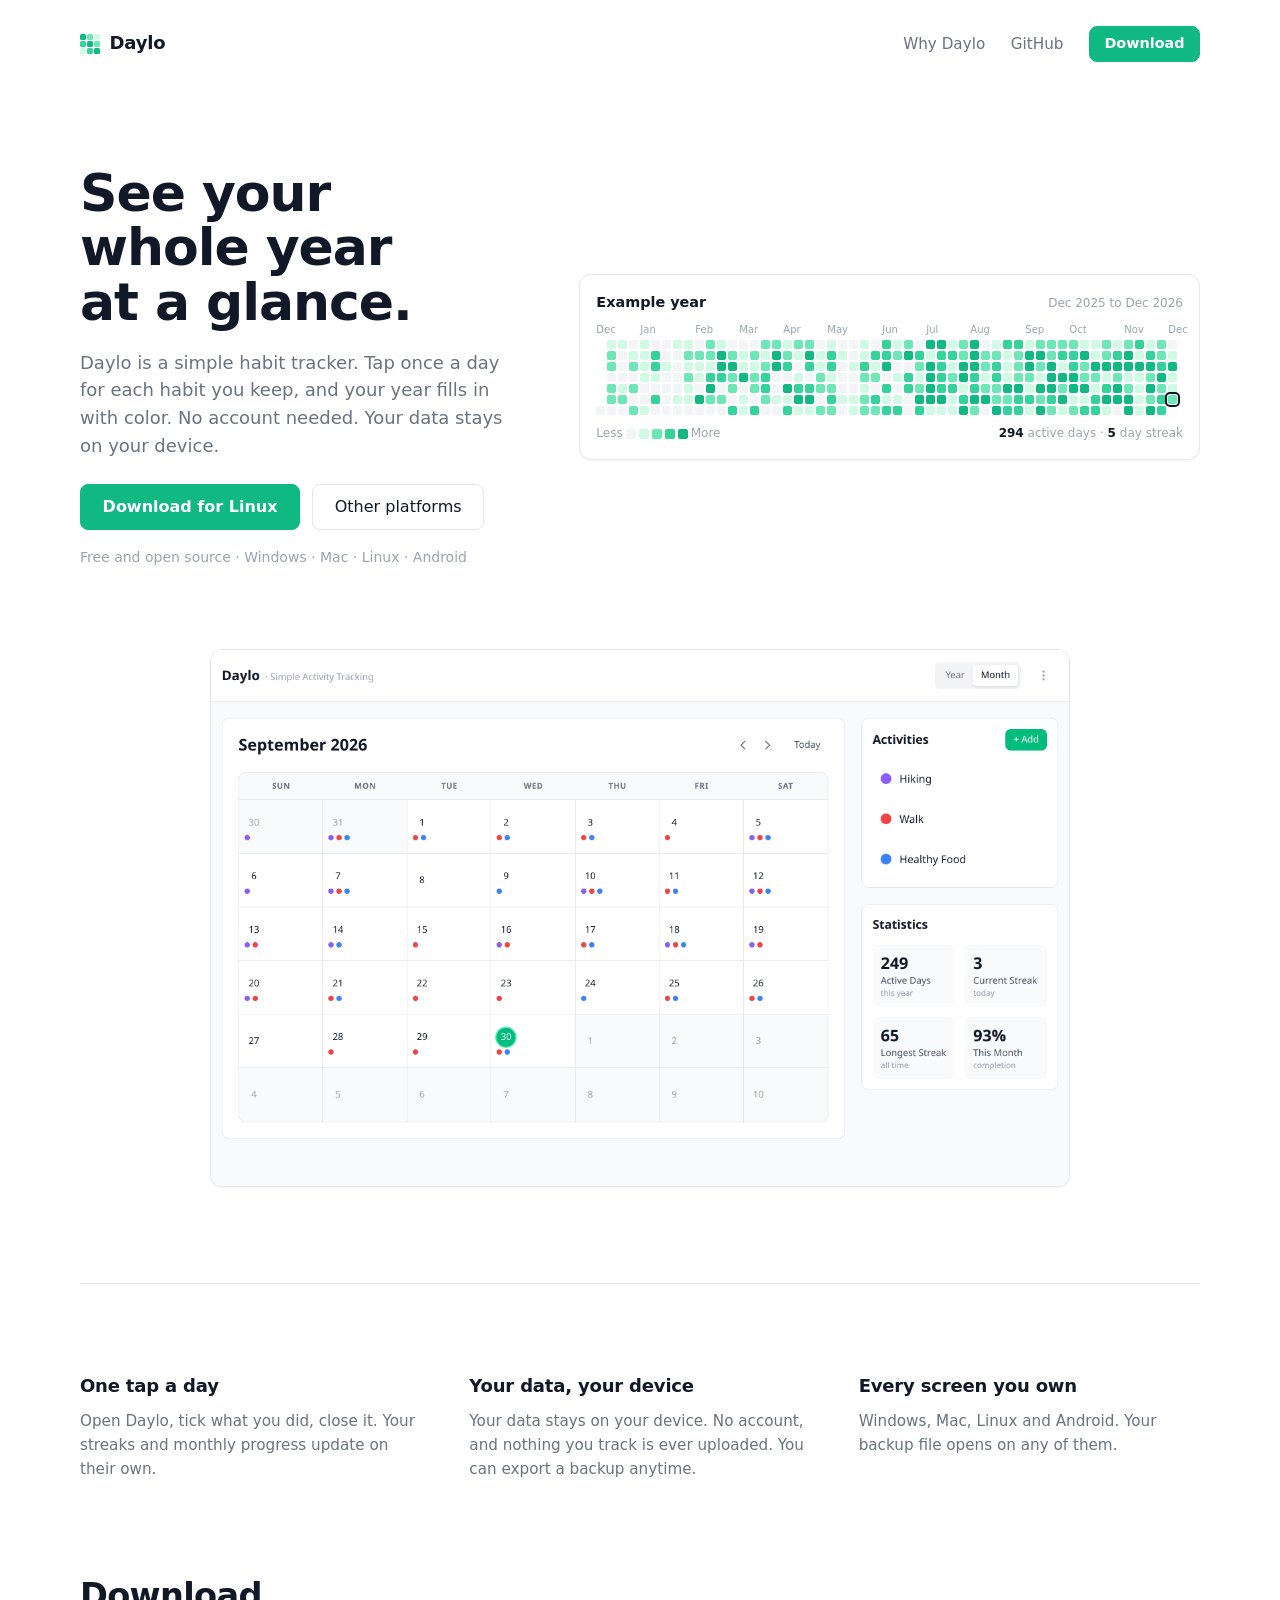
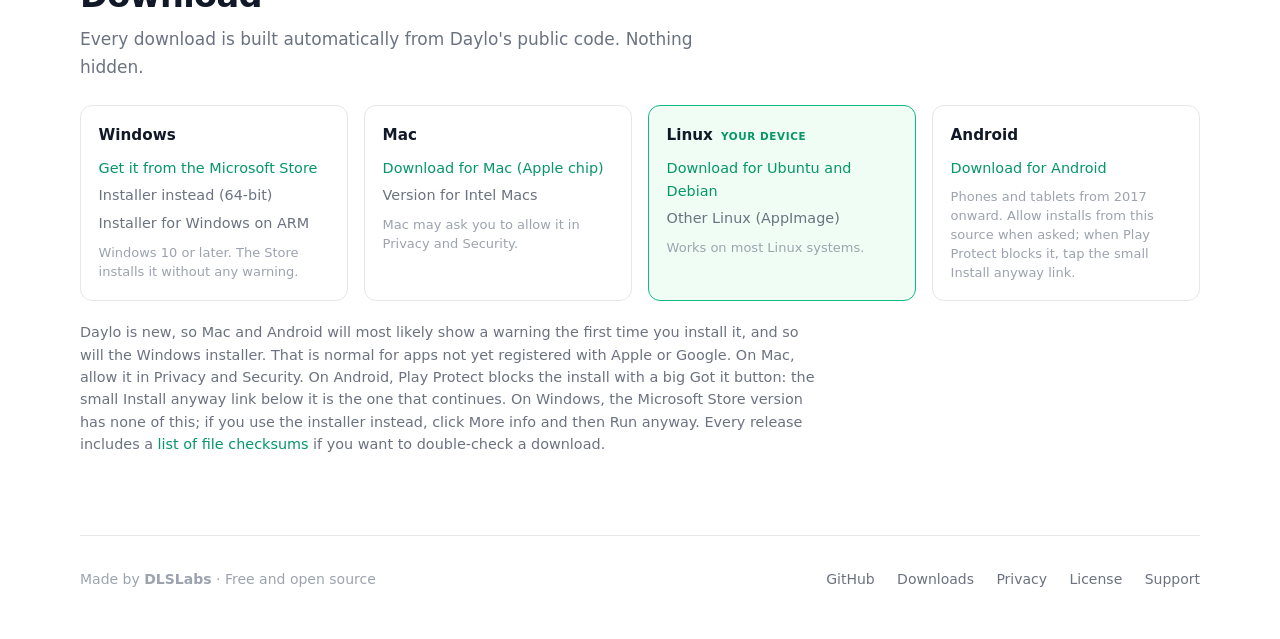
<file: site/index.html>
<!doctype html>
<html lang="en">
<head>
<meta charset="utf-8">
<meta name="viewport" content="width=device-width, initial-scale=1">
<meta name="color-scheme" content="light">
<title>Daylo. See your whole year at a glance.</title>
<meta name="description" content="Daylo is a simple habit tracker. Tap once a day for each habit you keep, and your year fills in with color. Free, open source, no account needed. Windows, Mac, Linux and Android.">
<link rel="canonical" href="https://daylo.henfrydls.com/">
<meta property="og:type" content="website">
<meta property="og:title" content="Daylo. See your whole year at a glance.">
<meta property="og:description" content="A simple habit tracker. Tap once a day and your year fills in with color. Free, open source, your data stays on your device.">
<meta property="og:image" content="https://daylo.henfrydls.com/assets/og.png">
<meta property="og:image:width" content="1200">
<meta property="og:image:height" content="630">
<meta property="og:image:alt" content="Daylo year view: month heatmaps filling in with green, next to your activities and statistics">
<meta property="og:url" content="https://daylo.henfrydls.com/">
<meta name="twitter:card" content="summary_large_image">
<meta name="twitter:image" content="https://daylo.henfrydls.com/assets/og.png">
<meta name="theme-color" content="#10b981">
<link rel="icon" href="assets/favicon.svg" type="image/svg+xml">
<link rel="icon" href="assets/favicon-32.png" sizes="32x32" type="image/png">
<link rel="apple-touch-icon" href="assets/apple-touch-icon.png">

<!-- Deployment fills in the Umami site id, the app version and site/demo/: see deploy/build.sh. -->
<script defer src="https://analytics.henfrydls.com/script.js" data-website-id="e5fcf739-d6b1-4c48-9645-55b4fd90b50a" data-domains="daylo.henfrydls.com"></script>

<script type="application/ld+json">
{
  "@context": "https://schema.org",
  "@type": "SoftwareApplication",
  "name": "Daylo",
  "applicationCategory": "LifestyleApplication",
  "operatingSystem": "Windows, macOS, Linux, Android",
  "offers": { "@type": "Offer", "price": "0", "priceCurrency": "USD" },
  "license": "https://opensource.org/licenses/MIT",
  "downloadUrl": "https://github.com/henfrydls/daylo/releases/latest",
  "installUrl": "https://apps.microsoft.com/detail/9NJM37WMMC5Z",
  "softwareVersion": "1.6.0",
  "url": "https://daylo.henfrydls.com/",
  "screenshot": "https://daylo.henfrydls.com/assets/daylo-year-view.png",
  "author": { "@type": "Person", "name": "Henfry De Los Santos", "url": "https://henfrydls.com" },
  "publisher": { "@type": "Organization", "name": "DLSLabs" },
  "description": "A simple habit tracker with a color-coded year calendar. Free and open source. No account, no cloud: your data stays on your device."
}
</script>

<style>
  /* Tokens taken from the app (src/index.css): the site and the app are one thing. Always light. */
  :root{
    --bg:#ffffff; --bg2:#f9fafb; --bg3:#f3f4f6;
    --text:#111827; --text2:#6b7280; --text3:#9ca3af;
    --border:#e5e7eb;
    --l0:#f3f4f6; --l1:#d1fae5; --l2:#6ee7b7; --l3:#34d399; --l4:#10b981;
    --accent:#10b981; --accent-hover:#059669;
    --font:system-ui,-apple-system,BlinkMacSystemFont,"Segoe UI",Roboto,sans-serif;
    --mono:ui-monospace,SFMono-Regular,Menlo,monospace;
    --shell:min(1120px,100% - 2.5rem);
  }
  *{box-sizing:border-box}
  html{scroll-behavior:smooth}
  @media (prefers-reduced-motion:reduce){html{scroll-behavior:auto}}
  body{margin:0;background:var(--bg);color:var(--text);font-family:var(--font);font-size:1.0625rem;line-height:1.6;-webkit-font-smoothing:antialiased}
  img{max-width:100%;height:auto;display:block} /* without height:auto the width/height attributes fix the height and max-width only shrinks the width: the screenshot renders squashed (348x1688 instead of 348x753 at 390) */
  figure{margin:0} /* the UA default is 40px per side: inside the hero grid that added 80px to the minimum track and overflowed by 53px at 390 */
  .hero>*{min-width:0} /* grid items may not demand more width than their track */
  a{color:var(--accent-hover);text-decoration:none}
  a:hover{text-decoration:underline}
  :focus-visible{outline:2px solid var(--accent);outline-offset:3px;border-radius:4px}
  .shell{width:var(--shell);margin-inline:auto}
  .sr{position:absolute;width:1px;height:1px;overflow:hidden;clip:rect(0 0 0 0);white-space:nowrap}

  .nav{display:flex;align-items:center;justify-content:space-between;padding:1.6rem 0 0;gap:1rem}
  .brand{display:flex;align-items:center;gap:.6rem;font-weight:600;font-size:1.125rem;letter-spacing:-.01em;color:var(--text)}
  .brand:hover{text-decoration:none}
  .nav ul{display:flex;gap:1.6rem;list-style:none;margin:0;padding:0;align-items:center}
  .nav a.link{color:var(--text2);font-weight:500;font-size:.95rem}
  .nav a.link:hover{color:var(--text);text-decoration:none}
  @media (max-width:560px){.nav ul li:not(:last-child){display:none}}

  .btn{display:inline-flex;align-items:center;justify-content:center;gap:.5rem;height:46px;padding:0 1.35rem;border-radius:8px;font-weight:600;font-size:1rem;border:1px solid transparent;transition:background .15s}
  .btn:hover{text-decoration:none}
  .btn-primary{background:var(--accent);color:#fff;border-color:var(--accent)}
  .btn-primary:hover{background:var(--accent-hover);border-color:var(--accent-hover)}
  .btn-ghost{background:var(--bg);color:var(--text);border-color:var(--border);font-weight:500}
  .btn-ghost:hover{background:var(--bg2)}
  .btn-sm{height:36px;padding:0 .9rem;font-size:.9rem}

  .hero{display:grid;grid-template-columns:5fr 7fr;gap:3.5rem;align-items:center;padding:6.5rem 0 5rem}
  @media (max-width:900px){.hero{grid-template-columns:1fr;gap:2.25rem;padding:3.5rem 0 3rem}}
  h1{margin:0 0 1.2rem;font-size:clamp(2.35rem,4.5vw,3.25rem);line-height:1.05;font-weight:600;letter-spacing:-.02em;text-wrap:balance}
  .lede{margin:0 0 1.5rem;font-size:1.125rem;line-height:1.55;color:var(--text2);max-width:34rem}
  .cta{display:flex;flex-wrap:wrap;gap:.75rem;align-items:center}
  .fine{margin:1rem 0 0;font-size:.875rem;color:var(--text3)}
  #cta-note{margin-top:.75rem;color:var(--text2)}
  #cta-note a{font-weight:500}

  /* Heatmap: the product is the argument */
  .card{background:var(--bg);border:1px solid var(--border);border-radius:12px;padding:1rem;box-shadow:0 1px 2px rgba(17,24,39,.05)}
  .card-head{display:flex;justify-content:space-between;align-items:baseline;gap:1rem;margin-bottom:.5rem}
  .card-head b{font-size:.9rem;font-weight:600}
  .card-head span{font-size:.75rem;color:var(--text3)}
  .months{position:relative;height:14px;font-size:.625rem;color:var(--text3);margin-bottom:.25rem}
  .months span{position:absolute;white-space:nowrap}
  .grid{display:grid;grid-template-rows:repeat(7,var(--cell));grid-auto-flow:column;grid-auto-columns:var(--cell);gap:var(--gap);width:max-content;--cell:9px;--gap:2px}
  .cell{width:var(--cell);height:var(--cell);border-radius:2px;background:var(--l0);opacity:0;transform:scale(.7);transition:opacity .3s,transform .3s cubic-bezier(.2,.8,.2,1)}
  .cell.on{opacity:1;transform:none}
  .cell[data-l="1"]{background:var(--l1)}.cell[data-l="2"]{background:var(--l2)}.cell[data-l="3"]{background:var(--l3)}.cell[data-l="4"]{background:var(--l4)}
  .cell.today{outline:2px solid var(--text);outline-offset:1px}
  @media (prefers-reduced-motion:reduce){.cell{opacity:1;transform:none;transition:none}}
  .card-foot{display:flex;justify-content:space-between;align-items:center;gap:1rem;margin-top:.6rem;font-size:.75rem;color:var(--text3);flex-wrap:wrap}
  .legend{display:inline-flex;align-items:center;gap:3px}
  .legend i{width:10px;height:10px;border-radius:2px;display:inline-block}
  .stats b{color:var(--text);font-weight:600}

  .shot{border:1px solid var(--border);border-radius:12px;overflow:hidden;background:var(--bg);box-shadow:0 1px 2px rgba(17,24,39,.05);max-width:860px;margin:0 auto} /* at full width the screenshot took over the screen; scaled and centered it breathes */
  /* The screenshot only shows when a fresh capture of the current build exists for that size: .has-desktop / .has-mobile. Without them the hero heatmap carries the page. */
  @media (min-width:641px){.shot:not(.has-desktop){display:none}}
  @media (max-width:640px){.shot{max-width:390px;margin-inline:auto} .shot:not(.has-mobile){display:none}}
  section{padding:6rem 0 0}
  .why{display:grid;grid-template-columns:repeat(3,1fr);gap:3rem;border-top:1px solid var(--border);padding-top:5.5rem}
  @media (max-width:760px){.why{grid-template-columns:1fr;gap:1.75rem;padding-top:3rem}}
  .why h3{margin:0 0 .5rem;font-size:1.125rem;font-weight:600;letter-spacing:-.01em}
  .why p{margin:0;color:var(--text2);font-size:.95rem}

  h2{margin:0 0 .75rem;font-size:clamp(1.6rem,3vw,2.1rem);font-weight:600;letter-spacing:-.02em;line-height:1.1}
  .intro{margin:0 0 1.5rem;color:var(--text2);max-width:40rem}
  .dl{display:grid;grid-template-columns:repeat(4,1fr);gap:1rem}
  @media (max-width:900px){.dl{grid-template-columns:repeat(2,1fr)}}
  @media (max-width:520px){.dl{grid-template-columns:1fr}}
  .dl .plat{display:flex;flex-direction:column;gap:.55rem;border:1px solid var(--border);border-radius:12px;padding:1.1rem}
  .dl .plat.mine{border-color:var(--accent);background:#f0fdf4}
  .dl .plat.mine .name::after{content:"Your device";font-size:.65rem;font-weight:600;letter-spacing:.06em;text-transform:uppercase;color:var(--accent-hover);margin-left:.5rem;vertical-align:middle}
  .dl .name{font-weight:600;font-size:.95rem}
  .dl .links{display:flex;flex-direction:column;gap:.3rem;font-size:.9rem}
  .dl .links a{font-weight:500}
  .dl .note{font-size:.8125rem;color:var(--text3);line-height:1.45}
  .warn{margin:1.25rem 0 0;font-size:.9rem;color:var(--text2);max-width:46rem;line-height:1.55}

  footer{margin-top:5rem;border-top:1px solid var(--border);padding:2rem 0 3rem;display:flex;flex-wrap:wrap;justify-content:space-between;gap:1rem;font-size:.875rem;color:var(--text3)}
  footer ul{display:flex;flex-wrap:wrap;gap:1.4rem;list-style:none;margin:0;padding:0}
  footer a{color:var(--text2)}
</style>
</head>
<body>

<header class="shell">
  <nav class="nav" aria-label="Main">
    <a class="brand" href="/" aria-label="Daylo home">
      <svg width="20" height="20" viewBox="0 0 20 20" aria-hidden="true"><rect x="0" y="0" width="6" height="6" rx="1.5" fill="#10b981"/><rect x="7" y="0" width="6" height="6" rx="1.5" fill="#6ee7b7"/><rect x="14" y="0" width="6" height="6" rx="1.5" fill="#d1fae5"/><rect x="0" y="7" width="6" height="6" rx="1.5" fill="#34d399"/><rect x="7" y="7" width="6" height="6" rx="1.5" fill="#10b981"/><rect x="14" y="7" width="6" height="6" rx="1.5" fill="#6ee7b7"/><rect x="0" y="14" width="6" height="6" rx="1.5" fill="#d1fae5"/><rect x="7" y="14" width="6" height="6" rx="1.5" fill="#34d399"/><rect x="14" y="14" width="6" height="6" rx="1.5" fill="#10b981"/></svg>
      Daylo
    </a>
    <ul>
      <li><a class="link" href="#why">Why Daylo</a></li>
      <li><a class="link" href="https://github.com/henfrydls/daylo">GitHub</a></li>
      <li><a class="btn btn-primary btn-sm" href="#download">Download</a></li>
    </ul>
  </nav>
</header>

<main class="shell">
  <section class="hero" aria-labelledby="h1">
    <div>
      <h1 id="h1">See your whole year at a glance.</h1>
      <p class="lede">Daylo is a simple habit tracker. Tap once a day for each habit you keep, and your year fills in with color. No account needed. Your data stays on your device.</p>
      <div class="cta">
        <a class="btn btn-primary" id="cta" href="#download" data-umami-event="download" data-umami-event-platform="unknown" data-umami-event-source="hero">Download</a>
        <a class="btn btn-ghost" href="#download">Other platforms</a>
      </div>
      <p class="fine" id="cta-note" hidden></p>
      <p class="fine">Free and open source · Windows · Mac · Linux · Android</p>
    </div>
    <figure class="card" aria-label="Example of a Daylo year">
      <div class="card-head"><b>Example year</b><span id="range"></span></div>
      <div class="months" id="months" aria-hidden="true"></div>
      <div class="grid" id="grid" role="img" aria-label="One square per day for the past year. Darker green means more habits kept that day."></div>
      <div class="card-foot">
        <span class="legend" aria-hidden="true">Less <i style="background:var(--l0)"></i><i style="background:var(--l1)"></i><i style="background:var(--l2)"></i><i style="background:var(--l3)"></i><i style="background:var(--l4)"></i> More</span>
        <span class="stats"><b id="st-days">0</b> active days · <b id="st-streak">0</b> day streak</span>
      </div>
    </figure>
  </section>

  <div class="shot has-mobile has-desktop"><!-- both screenshots are from the v1.1.1 build: drop the class if a file is replaced by one that is not -->
    <picture>
      <!-- Real capture of the app on a phone (390x844). A desktop screenshot shrunk to phone width is unreadable, so narrow screens get this one or nothing. -->
      <source media="(max-width: 640px)" srcset="assets/daylo-mobile-month.png" width="780" height="1688">
      <img src="assets/daylo-month-view.png" width="2560" height="1600" alt="Daylo month view: a calendar with a checkbox per habit each day, and this month's progress" loading="lazy">
    </picture>
  </div>

  <section id="why" aria-label="Why Daylo">
    <div class="why">
      <div><h3>One tap a day</h3><p>Open Daylo, tick what you did, close it. Your streaks and monthly progress update on their own.</p></div>
      <div><h3>Your data, your device</h3><p>Your data stays on your device. No account, and nothing you track is ever uploaded. You can export a backup anytime.</p></div>
      <div><h3>Every screen you own</h3><p>Windows, Mac, Linux and Android. Your backup file opens on any of them.</p></div>
    </div>
  </section>

  <section id="download" aria-labelledby="h-dl">
    <h2 id="h-dl">Download</h2>
    <p class="intro">Every download is built automatically from Daylo's public code. Nothing hidden.</p>
    <div class="dl">
      <div class="plat" data-os="windows">
        <span class="name">Windows</span>
        <div class="links">
          <a href="https://apps.microsoft.com/detail/9NJM37WMMC5Z" data-umami-event="download" data-umami-event-platform="windows-store">Get it from the Microsoft Store</a>
          <a href="https://github.com/henfrydls/daylo/releases/latest/download/Daylo-windows-x64-setup.exe" data-umami-event="download" data-umami-event-platform="windows-x64" style="color:var(--text2);font-weight:400">Installer instead (64-bit)</a>
          <a href="https://github.com/henfrydls/daylo/releases/latest/download/Daylo-windows-arm64-setup.exe" data-umami-event="download" data-umami-event-platform="windows-arm64" style="color:var(--text2);font-weight:400">Installer for Windows on ARM</a>
        </div>
        <span class="note">Windows 10 or later. The Store installs it without any warning.</span>
      </div>
      <div class="plat" data-os="mac">
        <span class="name">Mac</span>
        <div class="links">
          <a href="https://github.com/henfrydls/daylo/releases/latest/download/Daylo-macos-apple-silicon.dmg" data-umami-event="download" data-umami-event-platform="macos-arm64">Download for Mac (Apple chip)</a>
          <a href="https://github.com/henfrydls/daylo/releases/latest/download/Daylo-macos-intel.dmg" data-umami-event="download" data-umami-event-platform="macos-x64" style="color:var(--text2);font-weight:400">Version for Intel Macs</a>
        </div>
        <span class="note">Mac may ask you to allow it in Privacy and Security.</span>
      </div>
      <div class="plat" data-os="linux">
        <span class="name">Linux</span>
        <div class="links">
          <a href="https://github.com/henfrydls/daylo/releases/latest/download/Daylo-linux-amd64.deb" data-umami-event="download" data-umami-event-platform="linux-deb">Download for Ubuntu and Debian</a>
          <a href="https://github.com/henfrydls/daylo/releases/latest" data-umami-event="download" data-umami-event-platform="linux-appimage" style="color:var(--text2);font-weight:400">Other Linux (AppImage)</a>
        </div>
        <span class="note">Works on most Linux systems.</span>
      </div>
      <div class="plat" data-os="android">
        <span class="name">Android</span>
        <div class="links">
          <a href="/android/Daylo-1.6.0.apk" download="Daylo-1.6.0.apk" data-umami-event="download" data-umami-event-platform="android">Download for Android</a>
        </div>
        <span class="note">Phones and tablets from 2017 onward. Allow installs from this source when asked; when Play Protect blocks it, tap the small Install anyway link.</span>
      </div>
    </div>
    <p class="warn">Daylo is new, so Mac and Android will most likely show a warning the first time you install it, and so will the Windows installer. That is normal for apps not yet registered with Apple or Google. On Mac, allow it in Privacy and Security. On Android, Play Protect blocks the install with a big Got it button: the small Install anyway link below it is the one that continues. On Windows, the Microsoft Store version has none of this; if you use the installer instead, click More info and then Run anyway. Every release includes a <a href="https://github.com/henfrydls/daylo/releases/latest/download/SHA256SUMS.txt">list of file checksums</a> if you want to double-check a download.</p>
  </section>
</main>

<footer class="shell">
  <span>Made by <strong>DLSLabs</strong> · Free and open source</span>
  <ul>
    <li><a href="https://github.com/henfrydls/daylo">GitHub</a></li>
    <li><a href="https://github.com/henfrydls/daylo/releases">Downloads</a></li>
    <li><a href="/privacy/">Privacy</a></li>
    <li><a href="https://github.com/henfrydls/daylo/blob/main/LICENSE">License</a></li>
    <li><a href="https://github.com/sponsors/henfrydls" data-umami-event="support-click">Support</a></li>
  </ul>
</footer>

<script>
(function(){
  /* Example heatmap: a plausible, fixed pattern (nobody's data). Up to 53 weeks on desktop, fewer on narrow screens. */
  var grid=document.getElementById('grid'),months=document.getElementById('months');
  var today=new Date();today.setHours(0,0,0,0);
  var names=['Jan','Feb','Mar','Apr','May','Jun','Jul','Aug','Sep','Oct','Nov','Dec'];
  function levels(){var seed=11,out=[];function rnd(){seed=(seed*9301+49297)%233280;return seed/233280;}
    for(var d=0;d<365;d++){var dt=new Date(today);dt.setDate(today.getDate()-364+d);var dow=dt.getDay();
      var base=d<60?.35:d<200?.6:.78;if(dow===0||dow===6)base-=.2;if(d>150&&d<164)base=.05;
      var r=rnd();out.push(r>base+.25?0:r>base?1:r>base-.25?2:r>base-.45?3:4);}return out;}
  var lv=levels(),active=0,streak=0;lv.forEach(function(l){if(l)active++;});for(var i=lv.length-1;i>=0&&lv[i];i--)streak++;
  document.getElementById('st-days').textContent=active;document.getElementById('st-streak').textContent=streak;
  var reduce=window.matchMedia('(prefers-reduced-motion: reduce)').matches;
  function render(weeks){
    var total=weeks*7,startIdx=Math.max(0,lv.length-total+((today.getDay()+1)%7?0:0));
    var slice=lv.slice(lv.length-Math.min(lv.length,total)),start=new Date(today);start.setDate(today.getDate()-(slice.length-1));
    var lead=start.getDay();grid.innerHTML='';months.innerHTML='';
    var frag=document.createDocumentFragment(),cells=[];
    for(var i=0;i<lead;i++){var e=document.createElement('i');e.className='cell on';e.style.visibility='hidden';frag.appendChild(e);}
    var last=-1,step=11;
    slice.forEach(function(l,d){var dt=new Date(start);dt.setDate(start.getDate()+d);
      var c=document.createElement('i');c.className='cell';c.setAttribute('data-l',l);
      c.title=dt.toLocaleDateString(undefined,{month:'short',day:'numeric'})+(l?' · '+l+' kept':' · rest day');
      if(d===slice.length-1)c.classList.add('today');frag.appendChild(c);cells.push(c);
      if(dt.getMonth()!==last&&dt.getDate()<=7){last=dt.getMonth();var m=document.createElement('span');m.textContent=names[last];m.style.left=(Math.floor((d+lead)/7)*step)+'px';months.appendChild(m);}
    });
    grid.appendChild(frag);
    var act=0,stk=0;slice.forEach(function(l){if(l)act++;});for(var k=slice.length-1;k>=0&&slice[k];k--)stk++;
    document.getElementById('st-days').textContent=act;document.getElementById('st-streak').textContent=stk;
    document.getElementById('range').textContent=start.toLocaleDateString(undefined,{month:'short',year:'numeric'})+' to '+today.toLocaleDateString(undefined,{month:'short',year:'numeric'});
    if(reduce){cells.forEach(function(c){c.classList.add('on');});}
    else{cells.forEach(function(c,i){setTimeout(function(){c.classList.add('on');},120+Math.floor(i/7)*20);});}
  }
  /* The heatmap has an intrinsic width (width:max-content, --cell columns): the number of
     weeks comes from the space actually available, not from a breakpoint. A fixed bucket overflows
     when the container's width is not decided by the viewport (two-column hero). */
  function semanasQueCaben(){
    var cs=getComputedStyle(grid);
    var celda=parseFloat(cs.getPropertyValue('--cell'))||9;
    var hueco=parseFloat(cs.getPropertyValue('--gap'))||2;
    var libre=months.clientWidth;                       /* .months fills the card's content box */
    var columnas=Math.floor((libre+hueco)/(celda+hueco));
    return Math.max(12,Math.min(53,columnas-1));        /* -1 for the partial lead column */
  }
  function repintar(){render(semanasQueCaben());}
  repintar();
  var ultimoAncho=months.clientWidth,temporizador;
  window.addEventListener('resize',function(){
    clearTimeout(temporizador);
    temporizador=setTimeout(function(){
      if(months.clientWidth!==ultimoAncho){ultimoAncho=months.clientWidth;repintar();}
    },150);
  });

  /* Primary button follows the visitor's system */
  var ua=navigator.userAgent||'',plat=(navigator.userAgentData&&navigator.userAgentData.platform)||navigator.platform||'';
  var base='https://github.com/henfrydls/daylo/releases/latest/download/',store='https://apps.microsoft.com/detail/9NJM37WMMC5Z',os=null,label=null,href=null,card=null,ios=false;
  if(/Android/i.test(ua)){os='android';label='Download for Android';href='/android/Daylo-1.6.0.apk';card='android';}
  /* iPadOS 13+ reports itself as a Mac; only the touch points give it away. Checked before the Mac branch on purpose. */
  else if(/iPhone|iPad|iPod/i.test(ua)||(/Macintosh/i.test(ua)&&navigator.maxTouchPoints>1)){ios=true;}
  /* Windows goes to the Store: one link for both processors, and no security warning to talk the visitor through. */
  else if(/Win/i.test(plat)||/Windows/i.test(ua)){os='windows-store';label='Get it from the Microsoft Store';href=store;card='windows';
    var w=document.getElementById('cta-note');w.innerHTML='Prefer a plain installer? <a href="'+base+'Daylo-windows-x64-setup.exe" data-umami-event="download" data-umami-event-platform="windows-x64">Download it instead</a>.';w.hidden=false;}
  else if(/Mac/i.test(plat)||/Macintosh/i.test(ua)){os='macos-arm64';label='Download for Mac (Apple chip)';href=base+'Daylo-macos-apple-silicon.dmg';card='mac';
    var n=document.getElementById('cta-note');n.innerHTML='Mac with an Intel chip? <a href="'+base+'Daylo-macos-intel.dmg" data-umami-event="download" data-umami-event-platform="macos-x64">Download this version instead</a>.';n.hidden=false;}
  else if(/Linux/i.test(plat)||/Linux/i.test(ua)){os='linux-deb';label='Download for Linux';href=base+'Daylo-linux-amd64.deb';card='linux';}
  var cta=document.getElementById('cta');
  if(os){cta.textContent=label;cta.href=href;cta.setAttribute('data-umami-event-platform',os);if(os==='android')cta.setAttribute('download','Daylo-1.6.0.apk');
    var el=document.querySelector('.plat[data-os="'+card+'"]');if(el)el.classList.add('mine');}
  /* No iPhone build yet. Instead of a dead end, the button measures demand: one click, one event, no data about the visitor. */
  if(ios){cta.textContent='Not on iPhone yet. I want it';cta.href='#want-ios';cta.setAttribute('data-umami-event','want-ios');cta.setAttribute('data-umami-event-platform','ios');
    var note=document.getElementById('cta-note');note.innerHTML='Meanwhile, <a href="/demo/">try Daylo in your browser</a>. It works on a phone too.';note.hidden=false;
    cta.addEventListener('click',function(e){e.preventDefault();if(cta.getAttribute('aria-disabled')==='true')return;cta.textContent='Noted. Thank you';cta.setAttribute('aria-disabled','true');cta.style.pointerEvents='none';
      /* pointer-events stops taps but not the keyboard: without href the link is neither focusable nor activatable, so a visitor counts once. */
      cta.removeAttribute('href');cta.setAttribute('tabindex','-1');});}
})();
</script>
</body>
</html>
</file>
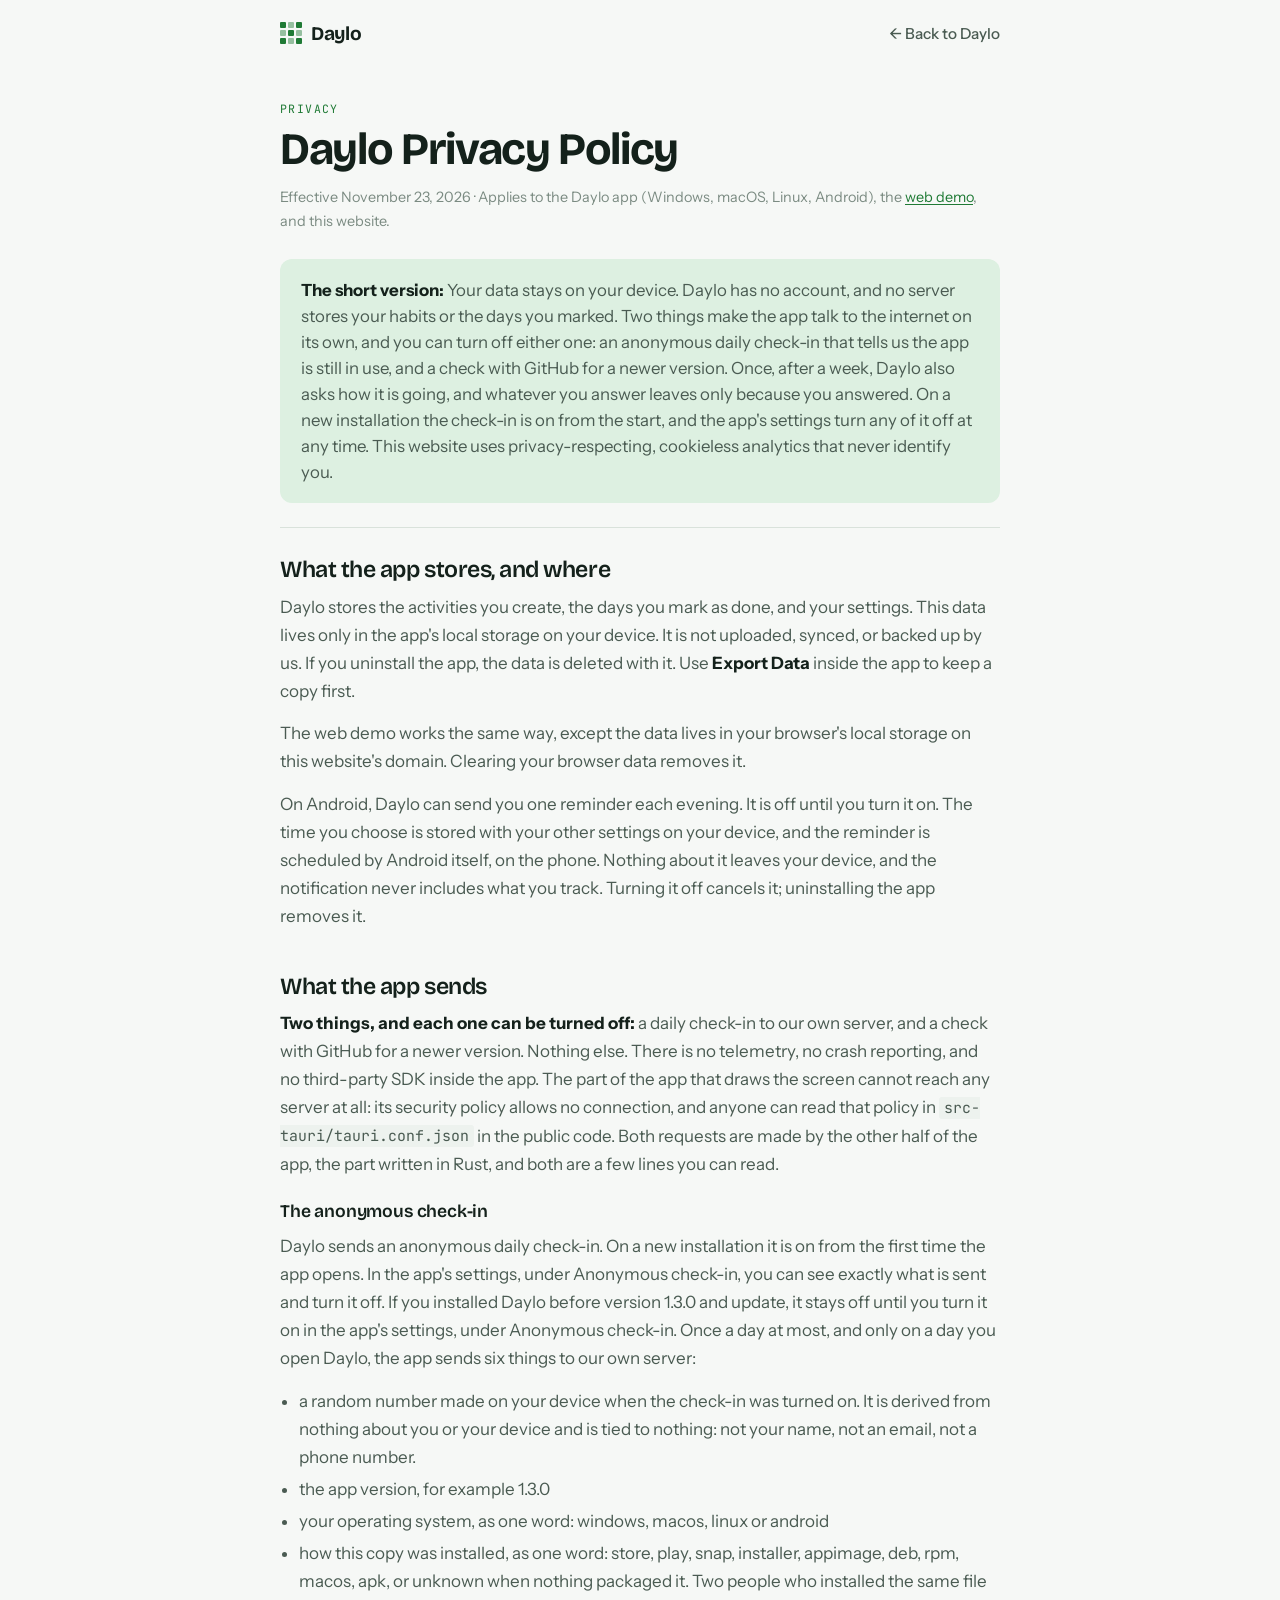
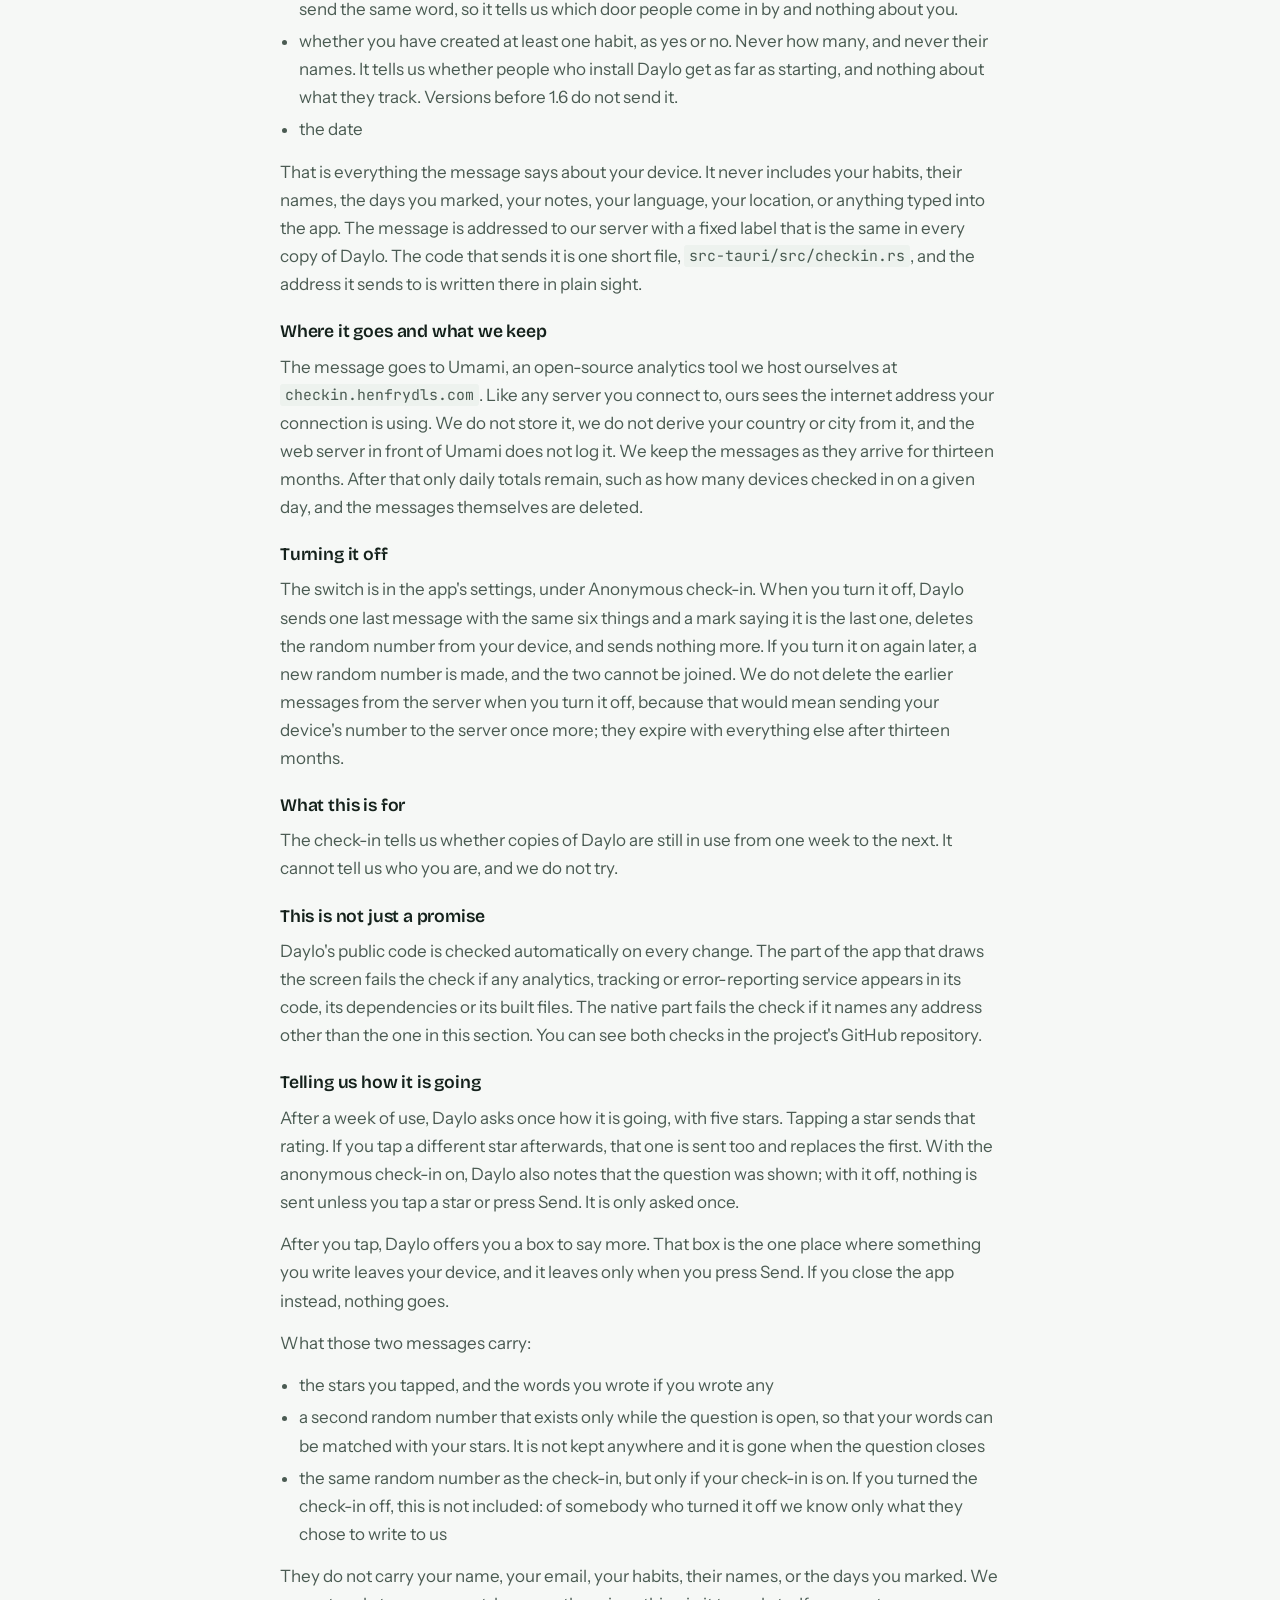
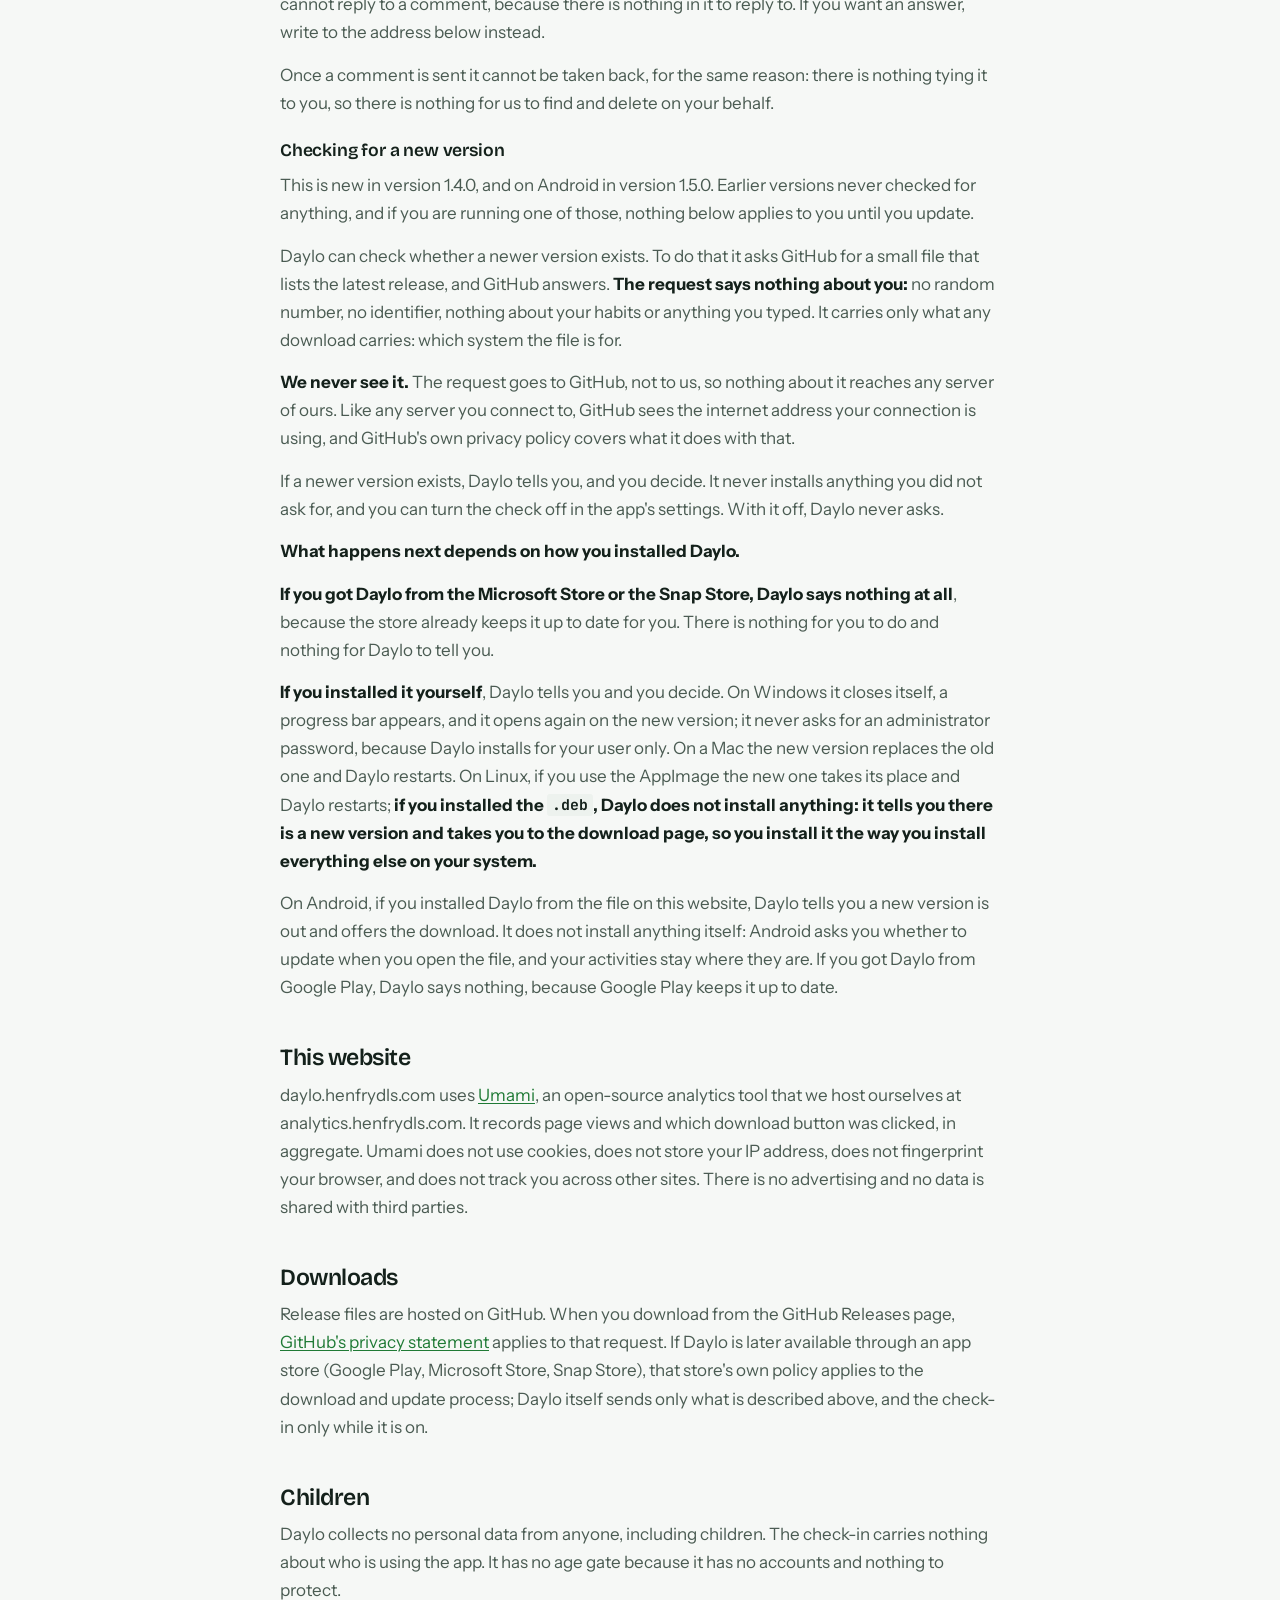
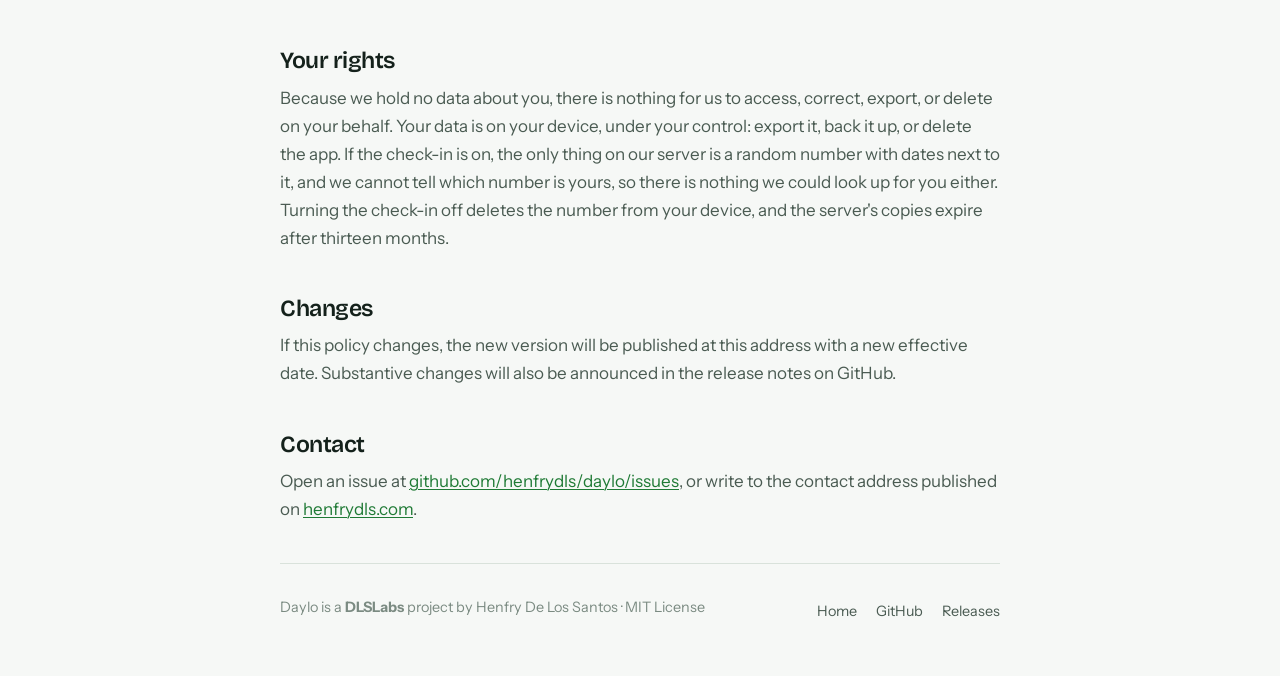
<file: site/privacy/index.html>
<!doctype html>
<html lang="en">
<head>
<meta charset="utf-8">
<meta name="viewport" content="width=device-width, initial-scale=1">
<title>Daylo Privacy Policy</title>
<meta name="description" content="Daylo does not collect your data. Everything you enter stays on your device. This page explains what the app stores, the anonymous check-in that is on in new installations, the update check, how to turn either one off, and how this website is measured.">
<link rel="canonical" href="https://daylo.henfrydls.com/privacy/">
<meta name="robots" content="index,follow">
<link rel="icon" href="../assets/favicon.svg" type="image/svg+xml">
<link rel="icon" href="../assets/favicon-32.png" sizes="32x32" type="image/png">
<link rel="apple-touch-icon" href="../assets/apple-touch-icon.png">
<link rel="preconnect" href="https://fonts.googleapis.com">
<link rel="preconnect" href="https://fonts.gstatic.com" crossorigin>
<link rel="stylesheet" href="https://fonts.googleapis.com/css2?family=Bricolage+Grotesque:opsz,wght@12..96,600;12..96,700&family=Instrument+Sans:wght@400;500;600&family=JetBrains+Mono:wght@400;500&display=swap">
<!-- Deployment fills in the Umami site id and the effective date the first time: see deploy/build.sh. -->
<script defer src="https://analytics.henfrydls.com/script.js" data-website-id="e5fcf739-d6b1-4c48-9645-55b4fd90b50a" data-domains="daylo.henfrydls.com"></script>
<style>
  :root{
    --ground:#F6F8F6; --surface:#FFFFFF; --sunk:#EDF2EE;
    --ink:#14211B; --ink-soft:#4A5B52; --ink-faint:#7B8B82;
    --rule:#D9E2DB; --accent:#1F7A35; --accent-hover:#175F29; --accent-soft:#DDF0E1;
    --display:"Bricolage Grotesque",ui-sans-serif,system-ui,sans-serif;
    --body:"Instrument Sans",ui-sans-serif,system-ui,sans-serif;
    --mono:"JetBrains Mono",ui-monospace,"SFMono-Regular",Menlo,monospace;
  }
  *{box-sizing:border-box}
  body{margin:0;background:var(--ground);color:var(--ink);font-family:var(--body);font-size:1.0625rem;line-height:1.65;-webkit-font-smoothing:antialiased}
  a{color:var(--accent);text-decoration-thickness:1px;text-underline-offset:2px} a:hover{color:var(--accent-hover)}
  :focus-visible{outline:2px solid var(--accent);outline-offset:3px;border-radius:3px}
  code{font-family:var(--mono);font-size:.875em;background:var(--sunk);padding:.1em .35em;border-radius:3px}
  .shell{width:min(720px,100% - 2.5rem);margin-inline:auto}
  .nav{display:flex;align-items:center;justify-content:space-between;padding:1.1rem 0;gap:1rem}
  .brand{display:flex;align-items:center;gap:.55rem;font-family:var(--display);font-weight:700;font-size:1.2rem;letter-spacing:-.01em;color:var(--ink);text-decoration:none}
  .brand .mark{display:grid;grid-template-columns:repeat(3,6px);gap:2px}
  .brand .mark i{width:6px;height:6px;border-radius:1px;background:var(--accent)} .brand .mark i:nth-child(even){opacity:.45}
  .nav a.back{color:var(--ink-soft);text-decoration:none;font-weight:500;font-size:.95rem} .nav a.back:hover{color:var(--ink)}
  header.title{padding:2rem 0 1.5rem;border-bottom:1px solid var(--rule)}
  .kicker{font-family:var(--mono);font-size:.72rem;letter-spacing:.12em;text-transform:uppercase;color:var(--accent);margin:0 0 .6rem}
  h1{font-family:var(--display);font-weight:700;font-size:clamp(2rem,5vw,2.8rem);line-height:1.02;letter-spacing:-.03em;margin:0 0 .8rem;text-wrap:balance}
  .meta{font-size:.9rem;color:var(--ink-faint);margin:0}
  .summary{margin:1.6rem 0 0;padding:1.1rem 1.3rem;background:var(--accent-soft);border-radius:12px;font-size:1.05rem;line-height:1.55}
  .summary strong{color:var(--ink)}
  main section{padding:1.8rem 0 0}
  h2{font-family:var(--display);font-weight:600;font-size:1.45rem;letter-spacing:-.02em;line-height:1.15;margin:0 0 .6rem}
  h3{font-family:var(--display);font-weight:600;font-size:1.1rem;letter-spacing:-.01em;margin:1.2rem 0 .4rem}
  p{margin:0 0 .9rem;color:var(--ink-soft)} p strong{color:var(--ink)}
  ul{margin:0 0 .9rem;padding-left:1.2rem;color:var(--ink-soft)} li{margin:.25rem 0}
  footer{border-top:1px solid var(--rule);margin-top:2.5rem;padding:2rem 0 3rem;display:flex;flex-wrap:wrap;justify-content:space-between;gap:1rem;font-size:.9rem;color:var(--ink-faint)}
  footer ul{display:flex;flex-wrap:wrap;gap:1.2rem;list-style:none;margin:0;padding:0} footer a{color:var(--ink-soft);text-decoration:none} footer a:hover{color:var(--ink);text-decoration:underline}
</style>
</head>
<body>
<div class="shell">
  <nav class="nav" aria-label="Main">
    <a class="brand" href="/" aria-label="Daylo home"><span class="mark" aria-hidden="true"><i></i><i></i><i></i><i></i><i></i><i></i><i></i><i></i><i></i></span>Daylo</a>
    <a class="back" href="/">← Back to Daylo</a>
  </nav>

  <header class="title">
    <p class="kicker">Privacy</p>
    <h1>Daylo Privacy Policy</h1>
    <p class="meta">Effective <time datetime="2026-11-23">November 23, 2026</time> · Applies to the Daylo app (Windows, macOS, Linux, Android), the <a href="/demo/">web demo</a>, and this website.</p>
    <p class="summary"><strong>The short version:</strong> Your data stays on your device. Daylo has no account, and no server stores your habits or the days you marked. Two things make the app talk to the internet on its own, and you can turn off either one: an anonymous daily check-in that tells us the app is still in use, and a check with GitHub for a newer version. Once, after a week, Daylo also asks how it is going, and whatever you answer leaves only because you answered. On a new installation the check-in is on from the start, and the app's settings turn any of it off at any time. This website uses privacy-respecting, cookieless analytics that never identify you.</p>
  </header>

  <main>
    <section id="app-stores" aria-labelledby="h-stores">
      <h2 id="h-stores">What the app stores, and where</h2>
      <p>Daylo stores the activities you create, the days you mark as done, and your settings. This data lives only in the app's local storage on your device. It is not uploaded, synced, or backed up by us. If you uninstall the app, the data is deleted with it. Use <strong>Export Data</strong> inside the app to keep a copy first.</p>
      <p>The web demo works the same way, except the data lives in your browser's local storage on this website's domain. Clearing your browser data removes it.</p>
      <p>On Android, Daylo can send you one reminder each evening. It is off until you turn it on. The time you choose is stored with your other settings on your device, and the reminder is scheduled by Android itself, on the phone. Nothing about it leaves your device, and the notification never includes what you track. Turning it off cancels it; uninstalling the app removes it.</p>
    </section>

    <section id="app-sends" aria-labelledby="h-sends">
      <h2 id="h-sends">What the app sends</h2>
      <p><strong>Two things, and each one can be turned off:</strong> a daily check-in to our own server, and a check with GitHub for a newer version. Nothing else. There is no telemetry, no crash reporting, and no third-party SDK inside the app. The part of the app that draws the screen cannot reach any server at all: its security policy allows no connection, and anyone can read that policy in <code>src-tauri/tauri.conf.json</code> in the public code. Both requests are made by the other half of the app, the part written in Rust, and both are a few lines you can read.</p>
      <h3>The anonymous check-in</h3>
      <p>Daylo sends an anonymous daily check-in. On a new installation it is on from the first time the app opens. In the app's settings, under Anonymous check-in, you can see exactly what is sent and turn it off. If you installed Daylo before version 1.3.0 and update, it stays off until you turn it on in the app's settings, under Anonymous check-in. Once a day at most, and only on a day you open Daylo, the app sends six things to our own server:</p>
      <ul>
        <li>a random number made on your device when the check-in was turned on. It is derived from nothing about you or your device and is tied to nothing: not your name, not an email, not a phone number.</li>
        <li>the app version, for example 1.3.0</li>
        <li>your operating system, as one word: windows, macos, linux or android</li>
        <li>how this copy was installed, as one word: store, play, snap, installer, appimage, deb, rpm, macos, apk, or unknown when nothing packaged it. Two people who installed the same file send the same word, so it tells us which door people come in by and nothing about you.</li>
        <li>whether you have created at least one habit, as yes or no. Never how many, and never their names. It tells us whether people who install Daylo get as far as starting, and nothing about what they track. Versions before 1.6 do not send it.</li>
        <li>the date</li>
      </ul>
      <p>That is everything the message says about your device. It never includes your habits, their names, the days you marked, your notes, your language, your location, or anything typed into the app. The message is addressed to our server with a fixed label that is the same in every copy of Daylo. The code that sends it is one short file, <code>src-tauri/src/checkin.rs</code>, and the address it sends to is written there in plain sight.</p>
      <h3>Where it goes and what we keep</h3>
      <p>The message goes to Umami, an open-source analytics tool we host ourselves at <code>checkin.henfrydls.com</code>. Like any server you connect to, ours sees the internet address your connection is using. We do not store it, we do not derive your country or city from it, and the web server in front of Umami does not log it. We keep the messages as they arrive for thirteen months. After that only daily totals remain, such as how many devices checked in on a given day, and the messages themselves are deleted.</p>
      <h3>Turning it off</h3>
      <p>The switch is in the app's settings, under Anonymous check-in. When you turn it off, Daylo sends one last message with the same six things and a mark saying it is the last one, deletes the random number from your device, and sends nothing more. If you turn it on again later, a new random number is made, and the two cannot be joined. We do not delete the earlier messages from the server when you turn it off, because that would mean sending your device's number to the server once more; they expire with everything else after thirteen months.</p>
      <h3>What this is for</h3>
      <p>The check-in tells us whether copies of Daylo are still in use from one week to the next. It cannot tell us who you are, and we do not try.</p>
      <h3>This is not just a promise</h3>
      <p>Daylo's public code is checked automatically on every change. The part of the app that draws the screen fails the check if any analytics, tracking or error-reporting service appears in its code, its dependencies or its built files. The native part fails the check if it names any address other than the one in this section. You can see both checks in the project's GitHub repository.</p>
      <h3>Telling us how it is going</h3>
      <p>After a week of use, Daylo asks once how it is going, with five stars. Tapping a star sends that rating. If you tap a different star afterwards, that one is sent too and replaces the first. With the anonymous check-in on, Daylo also notes that the question was shown; with it off, nothing is sent unless you tap a star or press Send. It is only asked once.</p>
      <p>After you tap, Daylo offers you a box to say more. That box is the one place where something you write leaves your device, and it leaves only when you press Send. If you close the app instead, nothing goes.</p>
      <p>What those two messages carry:</p>
      <ul>
        <li>the stars you tapped, and the words you wrote if you wrote any</li>
        <li>a second random number that exists only while the question is open, so that your words can be matched with your stars. It is not kept anywhere and it is gone when the question closes</li>
        <li>the same random number as the check-in, but only if your check-in is on. If you turned the check-in off, this is not included: of somebody who turned it off we know only what they chose to write to us</li>
      </ul>
      <p>They do not carry your name, your email, your habits, their names, or the days you marked. We cannot reply to a comment, because there is nothing in it to reply to. If you want an answer, write to the address below instead.</p>
      <p>Once a comment is sent it cannot be taken back, for the same reason: there is nothing tying it to you, so there is nothing for us to find and delete on your behalf.</p>

      <h3>Checking for a new version</h3>
      <p>This is new in version 1.4.0, and on Android in version 1.5.0. Earlier versions never checked for anything, and if you are running one of those, nothing below applies to you until you update.</p>
      <p>Daylo can check whether a newer version exists. To do that it asks GitHub for a small file that lists the latest release, and GitHub answers. <strong>The request says nothing about you:</strong> no random number, no identifier, nothing about your habits or anything you typed. It carries only what any download carries: which system the file is for.</p>
      <p><strong>We never see it.</strong> The request goes to GitHub, not to us, so nothing about it reaches any server of ours. Like any server you connect to, GitHub sees the internet address your connection is using, and GitHub's own privacy policy covers what it does with that.</p>
      <p>If a newer version exists, Daylo tells you, and you decide. It never installs anything you did not ask for, and you can turn the check off in the app's settings. With it off, Daylo never asks.</p>
      <p><strong>What happens next depends on how you installed Daylo.</strong></p>
      <p><strong>If you got Daylo from the Microsoft Store or the Snap Store, Daylo says nothing at all</strong>, because the store already keeps it up to date for you. There is nothing for you to do and nothing for Daylo to tell you.</p>
      <p><strong>If you installed it yourself</strong>, Daylo tells you and you decide. On Windows it closes itself, a progress bar appears, and it opens again on the new version; it never asks for an administrator password, because Daylo installs for your user only. On a Mac the new version replaces the old one and Daylo restarts. On Linux, if you use the AppImage the new one takes its place and Daylo restarts; <strong>if you installed the <code>.deb</code>, Daylo does not install anything: it tells you there is a new version and takes you to the download page, so you install it the way you install everything else on your system.</strong></p>
      <p>On Android, if you installed Daylo from the file on this website, Daylo tells you a new version is out and offers the download. It does not install anything itself: Android asks you whether to update when you open the file, and your activities stay where they are. If you got Daylo from Google Play, Daylo says nothing, because Google Play keeps it up to date.</p>
    </section>

    <section id="website" aria-labelledby="h-site">
      <h2 id="h-site">This website</h2>
      <p>daylo.henfrydls.com uses <a href="https://umami.is" rel="noopener">Umami</a>, an open-source analytics tool that we host ourselves at analytics.henfrydls.com. It records page views and which download button was clicked, in aggregate. Umami does not use cookies, does not store your IP address, does not fingerprint your browser, and does not track you across other sites. There is no advertising and no data is shared with third parties.</p>
    </section>

    <section id="downloads" aria-labelledby="h-dl">
      <h2 id="h-dl">Downloads</h2>
      <p>Release files are hosted on GitHub. When you download from the GitHub Releases page, <a href="https://docs.github.com/en/site-policy/privacy-policies/github-general-privacy-statement" rel="noopener">GitHub's privacy statement</a> applies to that request. If Daylo is later available through an app store (Google Play, Microsoft Store, Snap Store), that store's own policy applies to the download and update process; Daylo itself sends only what is described above, and the check-in only while it is on.</p>
    </section>

    <section id="children" aria-labelledby="h-kids">
      <h2 id="h-kids">Children</h2>
      <p>Daylo collects no personal data from anyone, including children. The check-in carries nothing about who is using the app. It has no age gate because it has no accounts and nothing to protect.</p>
    </section>

    <section id="rights" aria-labelledby="h-rights">
      <h2 id="h-rights">Your rights</h2>
      <p>Because we hold no data about you, there is nothing for us to access, correct, export, or delete on your behalf. Your data is on your device, under your control: export it, back it up, or delete the app. If the check-in is on, the only thing on our server is a random number with dates next to it, and we cannot tell which number is yours, so there is nothing we could look up for you either. Turning the check-in off deletes the number from your device, and the server's copies expire after thirteen months.</p>
    </section>

    <section id="changes" aria-labelledby="h-changes">
      <h2 id="h-changes">Changes</h2>
      <p>If this policy changes, the new version will be published at this address with a new effective date. Substantive changes will also be announced in the release notes on GitHub.</p>
    </section>

    <section id="contact" aria-labelledby="h-contact">
      <h2 id="h-contact">Contact</h2>
      <p>Open an issue at <a href="https://github.com/henfrydls/daylo/issues">github.com/henfrydls/daylo/issues</a>, or write to the contact address published on <a href="https://henfrydls.com">henfrydls.com</a>.</p>
    </section>
  </main>

  <footer>
    <span>Daylo is a <strong>DLSLabs</strong> project by Henfry De Los Santos · MIT License</span>
    <ul>
      <li><a href="/">Home</a></li>
      <li><a href="https://github.com/henfrydls/daylo">GitHub</a></li>
      <li><a href="https://github.com/henfrydls/daylo/releases">Releases</a></li>
    </ul>
  </footer>
</div>
</body>
</html>
</file>
